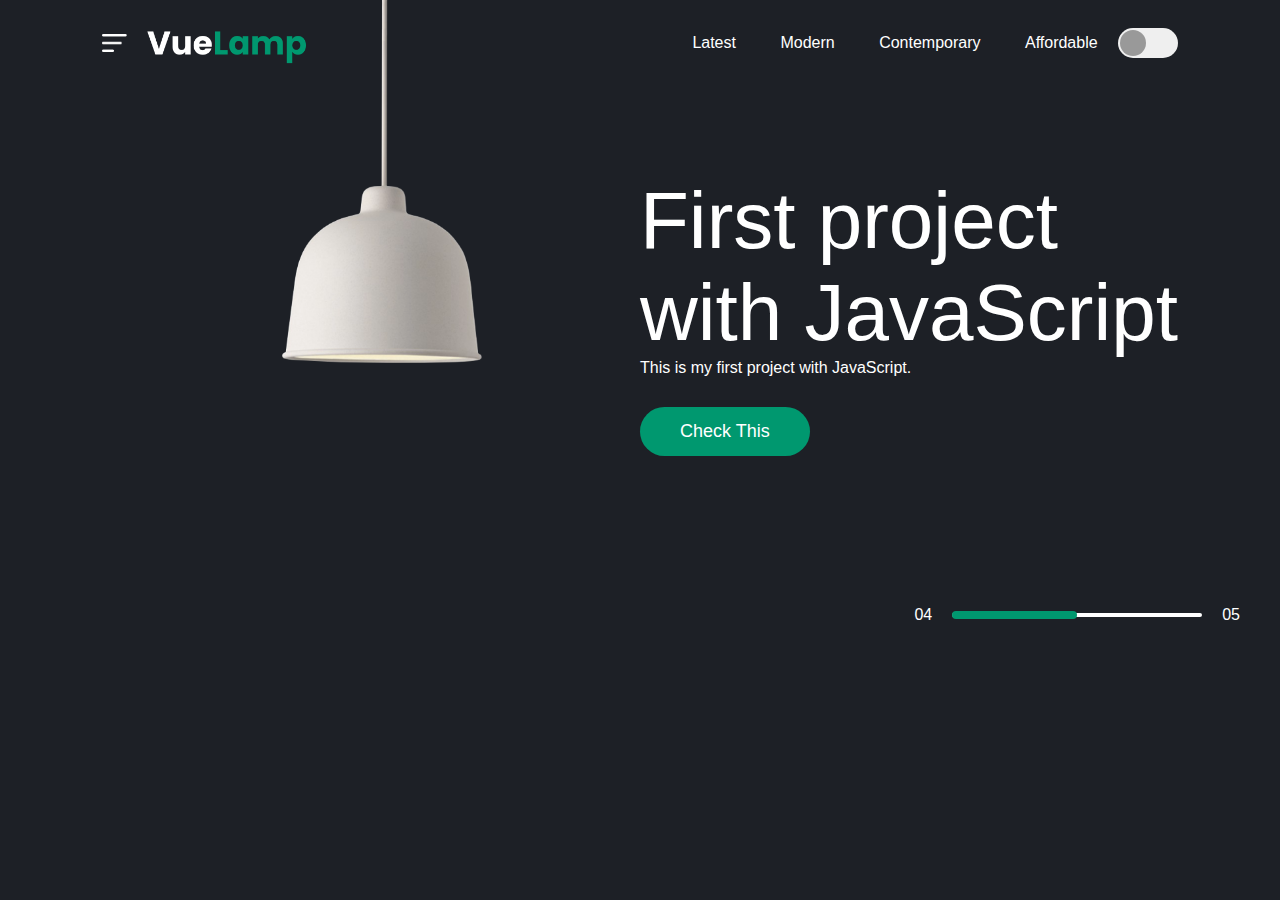
<file: index.html>
<!DOCTYPE html>
<html>
<head>
    <meta name="viewport" content="width=device-width, initial-scale=1.0">
    <title>HTML5 Boilerplate</title>
    <link href="style.css" rel="stylesheet" type="text/css">
</head>
<body>
  <div class="hero">
    <nav>
        <img src="images/menu.png" class="menu-img">
        <img src="images/logo.png" class="logo">
        <ul>
            <li><a href="">Latest</a></li>
            <li><a href="">Modern</a></li>
            <li><a href="">Contemporary</a></li>
            <li><a href="">Affordable</a></li>
        </ul>
        <button type="button" onclick="toggleBtn()" id="btn"><span></span></button>
    </nav>

    <div class="lamp-container">
        <img src="images/lamp.png" class="lamp">
        <img src="images/light.png" class="light" id="light">
    </div>

    <div class="text-container">
    <h1>First project<br> with JavaScript</h1>
    <p>This is my first project with JavaScript.</p>
    <a href="">Check This</a>
    <div class="control">
      <p>04</p>
      <div class="line"><span></span></div>  
      <p>05</p>
    </div>
    </div>


  </div>


  <script>
    var btn = document.getElementById("btn");
    var light= document.getElementById("light")

    function toggleBtn(){
       btn.classList.toggle("active");
       light.classList.toggle("on");
    }
  </script>
</body>
</html>
</file>
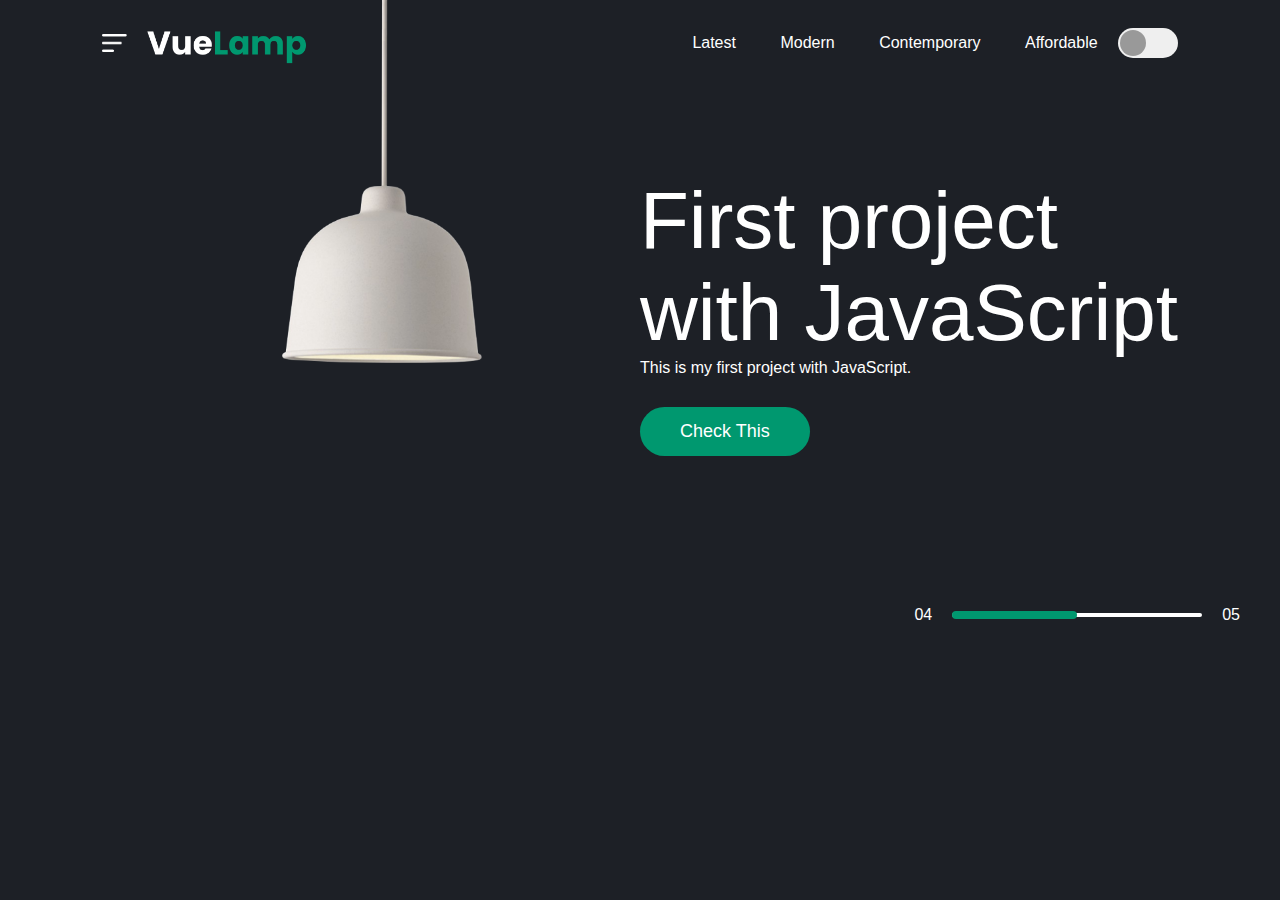
<file: LampProject/index.html>
<!DOCTYPE html>
<html>

<head>
  <meta name="viewport" content="width=device-width, initial-scale=1.0">
  <title>HTML5 Boilerplate</title>
  <link href="css/style.css" rel="stylesheet" type="text/css">
</head>

<body>
  <div class="hero">
    <nav>
      <img src="images/menu.png" class="menu-img">
      <img src="images/logo.png" class="logo">
      <ul>
        <li><a href="">Latest</a></li>
        <li><a href="">Modern</a></li>
        <li><a href="">Contemporary</a></li>
        <li><a href="">Affordable</a></li>
      </ul>
      <button type="button" onclick="toggleBtn()" id="btn"><span></span></button>
    </nav>

    <div class="lamp-container">
      <img src="images/lamp.png" class="lamp">
      <img src="images/light.png" class="light" id="light">
    </div>

    <div class="text-container">
      <h1>First project<br> with JavaScript</h1>
      <p>This is my first project with JavaScript.</p>
      <a href="">Check This</a>
      <div class="control">
        <p>04</p>
        <div class="line"><span></span></div>
        <p>05</p>
      </div>
    </div>


  </div>


  <script src="script/script.js"></script>
</body>

</html>
</file>
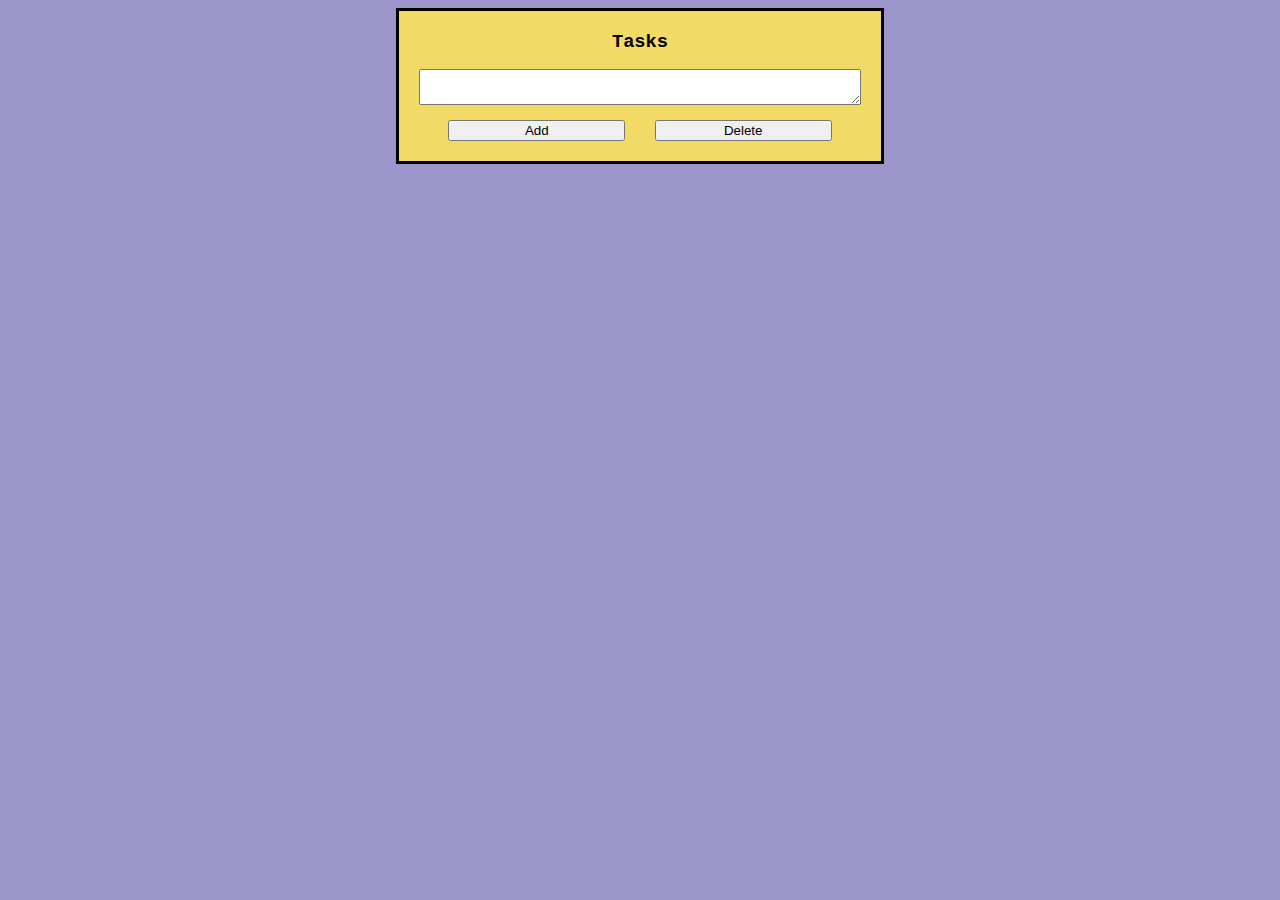
<file: NotesProject/index.html>
<html lang="en">

<head>
    <meta charset="UTF-8">
    <title>ProjectNotes</title>
    <link rel="stylesheet" href="css/newStyle.css" type="text/css">
</head>

<body>
    <div class="notePage">
        <div class="tasklist">
            <h3 class="listHeader">Tasks</h3>
            <ol class="notesList" id="notesList">

            </ol>
        </div>
        <div>

            <textarea class="textArea" id="noteInput"></textarea>
            <div class="buttons">
                <button class="addButton" id="addNoteButton">Add</button>
                <button class="deleteButton" id="deleteTaskFromListButton">Delete</button>
            </div>

        </div>
    </div>

    <script src="script/script.js"></script>
</body>

</html>
</file>
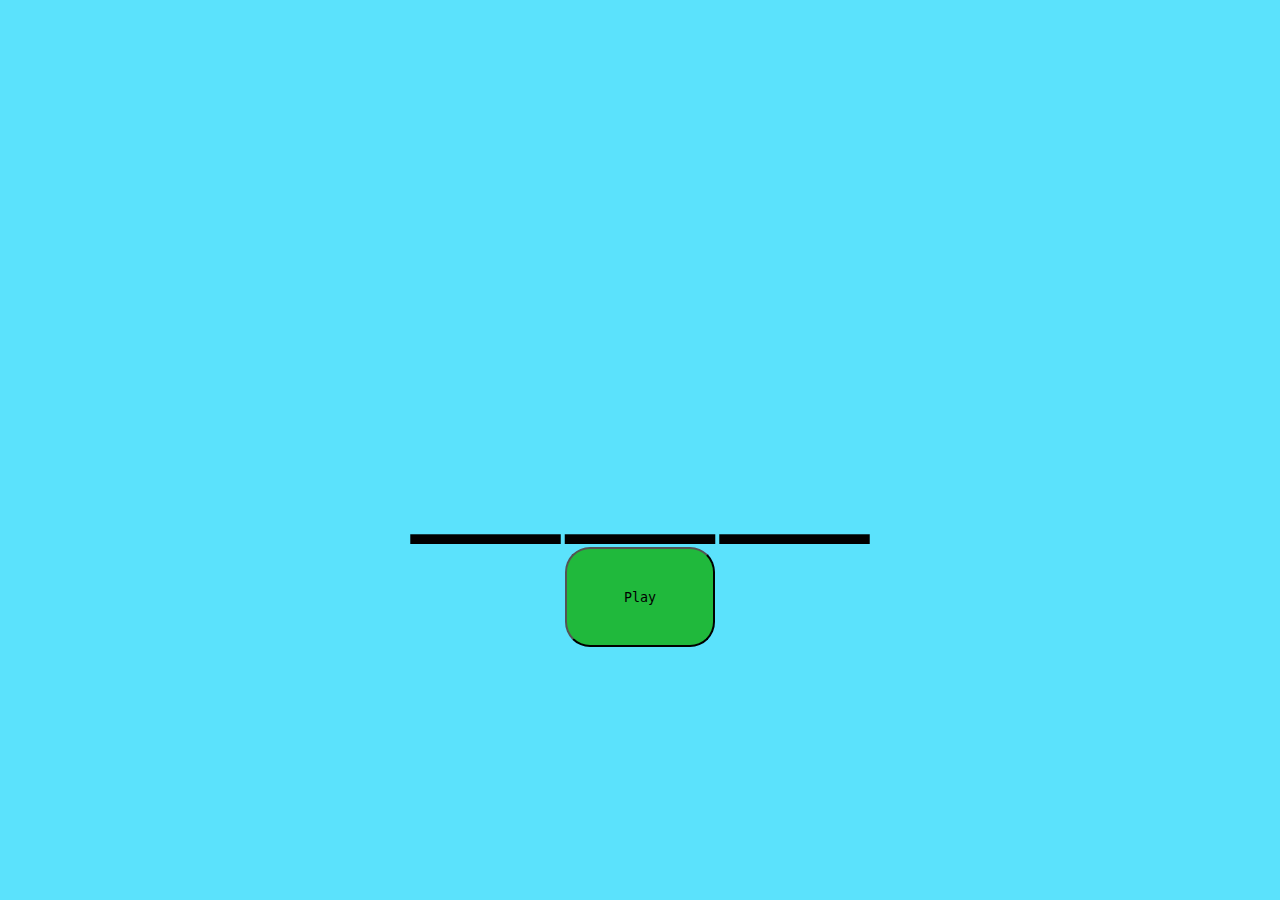
<file: ProjectCasino/index.html>
<html lang="en">

<head>
    <meta charset="UTF-8">
    <link rel="stylesheet" href="css/style.css" type="text/css">
    <title>Casino</title>
    <script defer src="script/script.js"></script>
</head>

<body>

    <div class="background">


        <table class="slot">
            <tbody>
                <tr>
                    <td><span id="item1">_</span></td>

                    <td><span id="item2">_</span></td>

                    <td><span id="item3">_</span></td>
                </tr>
            </tbody>
        </table>
    </div>

    <div class="button">
        <button class="buttonPlay" id="playButton" onclick="spin()">Play</button>
    </div>

    <div id="winMessage" class="messageWin">
        Big win!
    </div>

    <audio id="winSound">
        <source src="sound/mixkit-casino-win-notification-1986.wav" type="audio/mpeg">
    </audio>

</body>

</html>
</file>
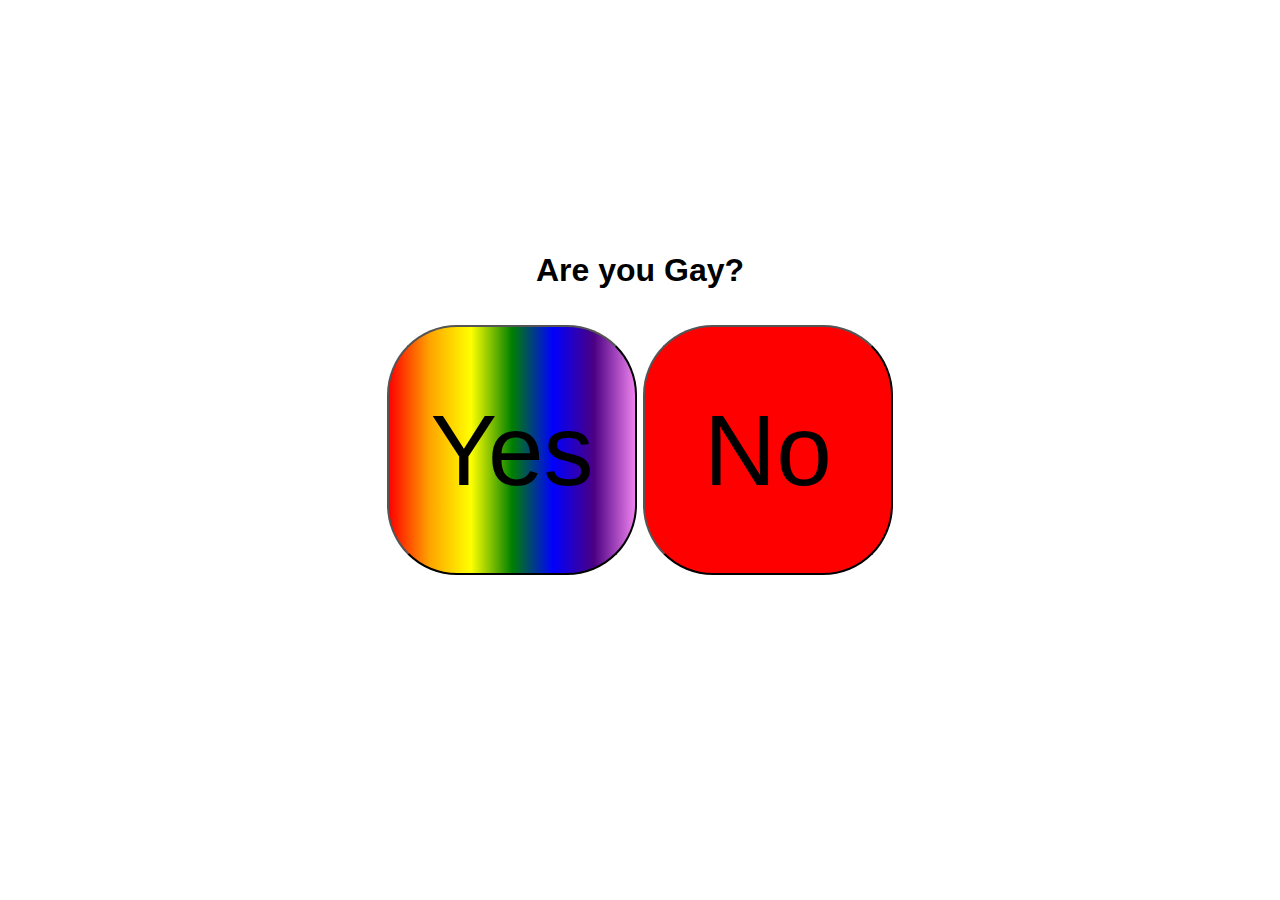
<file: ProjectWindow/index.html>
<html lang="en">

<head>
    <meta charset="UTF-8">
    <meta http-equiv="X-UA-Compatible" content="IE=edge">
    <meta name="viewport" content="width=device-width, initial-scale=1.0">
    <title>ProjectAreYouGay</title>
    <script defer src="script/script.js"></script>
    <link rel="stylesheet" href="css/style.css" type="text/css">
</head>

<body>
    <div class="main">
        <div class="question">
            <span><h1>Are you Gay?</h1></span>
        </div>
        <div class="button-one">
            <span class="option-yes">
                <button id="yes-button">Yes</button>
            </span>
        </div>
        <div class="button-two">
            <span class="option-no">
                <button id="no-button">No</button>
            </span>
        </div>
    <script src=></script>

</body>

</html>
</file>
<file: style.css>
*{
    margin: 0;
    padding: 0;
    font-family: 'poppins', sans-serif;
    box-sizing: border-box;
}

.hero{
    background: #1d2026;
    min-height: 100vh;
    width: 100%;
    color: #fff;
    position: relative;
}
nav{
    display: flex;
    align-items: center;
    padding: 20px 8%;
}
nav .menu-img{
    width: 25px;
    margin-right: 20px;
    cursor: pointer;
}
nav .logo{
    width: 160px;
    cursor: pointer;
}
nav ul{
    flex: 1;
    text-align: right;
}
nav ul li{
    display: inline-block;
    list-style: none;
    margin: 0 20px;
}
nav ul li a{
    text-decoration: none;
    color: #fff;
}
button{
    background: #efefef;
    height: 30px;
    width: 60px;
    border-radius: 20px;
    border: 0;
    outline: 0;
    cursor: pointer; 
    transition: background 0.5s;  
}
button span{
    display: block;
    background: #999;
    height: 26px;
    width: 26px;
    border-radius: 50%;
    margin-left: 2px;
    transition: background 0.5s, margin-left 0.5s;
}
.lamp-container{
    position: absolute;
    top: -20px;
    left: 22%;
    width: 200px;
}
.lamp{
    width: 100%;
}
.light{
    position: absolute;
    top: 97%;
    left: 50%;
    transform: translateX(-50%);
    width: 700px;
    margin-left: -10px;
    opacity: 0;
    transition: opacity 0.5s;
}
.text-container{
    max-width: 600px;
    margin-top: 7%;
    margin-left: 50%;
}
.text-container h1{
    font-size: 80px;
    font-weight: 400;
}
.text-container a{
    text-decoration: none;
    background: #00986f;
    padding: 14px 40px;
    display: inline-block;
    color: #fff;
    font-size: 18px;
    margin-top: 30px;
    border-radius: 30px;
}
.control{
    display: flex;
    align-items: center;
    justify-content: flex-end;
    margin-top: 150px;
}
.control .line{
    width: 250px;
    height: 4px;
    background: #fff;
    margin: 0 20px;
    border-radius: 2px;
}
.control .line span{
    width: 50%;
    height: 8px;
    margin-top: -2px;
    border-radius: 4px;
    background: #00986f;
    display: block;
}

.active{
    background: green;
}
.active span{
    background: #fff;
    margin-left: 31px;
}
.on{
    opacity: 1;
}
</file>
<file: LampProject/css/style.css>
*{
    margin: 0;
    padding: 0;
    font-family: 'poppins', sans-serif;
    box-sizing: border-box;
}

.hero{
    background: #1d2026;
    min-height: 100vh;
    width: 100%;
    color: #fff;
    position: relative;
}
nav{
    display: flex;
    align-items: center;
    padding: 20px 8%;
}
nav .menu-img{
    width: 25px;
    margin-right: 20px;
    cursor: pointer;
}
nav .logo{
    width: 160px;
    cursor: pointer;
}
nav ul{
    flex: 1;
    text-align: right;
}
nav ul li{
    display: inline-block;
    list-style: none;
    margin: 0 20px;
}
nav ul li a{
    text-decoration: none;
    color: #fff;
}
button{
    background: #efefef;
    height: 30px;
    width: 60px;
    border-radius: 20px;
    border: 0;
    outline: 0;
    cursor: pointer; 
    transition: background 0.5s;  
}
button span{
    display: block;
    background: #999;
    height: 26px;
    width: 26px;
    border-radius: 50%;
    margin-left: 2px;
    transition: background 0.5s, margin-left 0.5s;
}
.lamp-container{
    position: absolute;
    top: -20px;
    left: 22%;
    width: 200px;
}
.lamp{
    width: 100%;
}
.light{
    position: absolute;
    top: 97%;
    left: 50%;
    transform: translateX(-50%);
    width: 700px;
    margin-left: -10px;
    opacity: 0;
    transition: opacity 0.5s;
}
.text-container{
    max-width: 600px;
    margin-top: 7%;
    margin-left: 50%;
}
.text-container h1{
    font-size: 80px;
    font-weight: 400;
}
.text-container a{
    text-decoration: none;
    background: #00986f;
    padding: 14px 40px;
    display: inline-block;
    color: #fff;
    font-size: 18px;
    margin-top: 30px;
    border-radius: 30px;
}
.control{
    display: flex;
    align-items: center;
    justify-content: flex-end;
    margin-top: 150px;
}
.control .line{
    width: 250px;
    height: 4px;
    background: #fff;
    margin: 0 20px;
    border-radius: 2px;
}
.control .line span{
    width: 50%;
    height: 8px;
    margin-top: -2px;
    border-radius: 4px;
    background: #00986f;
    display: block;
}

.active{
    background: green;
}
.active span{
    background: #fff;
    margin-left: 31px;
}
.on{
    opacity: 1;
}
</file>
<file: NotesProject/css/newStyle.css>
body {
    font-family: 'Courier New', Courier, monospace;
    background-color: #9c95c9;
}

.notePage {
    background-color: rgb(241, 218, 101);
    width: 35%;
    height: auto;
    margin: auto;
    border: 3px solid black;
    padding: 20px;
}

.tasklist {
    /* margin: auto;
    width: 50%;
    text-align: center; */
}

.notesList {
    word-wrap: break-word;

}

.listHeader {
    margin: 0;
    text-align: center;
}

.noteItem {
    margin: 7px;
}

.textArea {
    display: block;
    margin: auto;
    width: 100%;
}

.buttons {
    display: flex;
    justify-content: space-evenly;
    margin-top: 15px;
}

.addButton {
    width: 40%;
}

.deleteButton {
    width: 40%;
}
</file>
<file: ProjectCasino/css/style.css>
* {
    font-family: monospace;
}

body {
    margin-top: 250px;
    background-color: rgb(91, 226, 252);
}

.slot {
    font-size: 250px;
}

.messageWin {
    text-align: center;
    display: none;
    font-size: 250px;
    color: blueviolet;
}

table {
    text-align: center;
}

table {
    margin-left: auto;
    margin-right: auto;
}

.button {
    display: flex;
    justify-content: center;
    align-items: center;
}

.buttonPlay {
    width: 150px;
    height: 100px;
    border-radius: 25px;
    padding: 3px;
    background-color: rgb(32, 185, 60);
}
</file>
<file: ProjectWindow/css/style.css>
* {
    margin: 0;
    padding: 0;
    font-family: 'poppins', sans-serif;
    box-sizing: border-box;
}

.background {
    background-color: #fff;
    min-height: 100vh;
    width: 100%;
    position: relative;

}

.main {
    width: 100%;
    height: 100%;
    background-color: #fff;

}

.option-yes {
    font-size: 250%;
    display: inline-block;
}

.option-no {
    font-size: 250%;
    display: inline-block;
}

.question {
    margin: auto;
    position: absolute;
    top: 30%;
    left: 50%;
    transform: translate(-50%, -50%);

}

.button-one:hover {
    color: rgba(255, 255, 255, 1);
    box-shadow: 0 5px 15px rgba(145, 92, 182, .4);
}

.button-two:hover {
    color: rgba(255, 255, 255, 1);
    box-shadow: 0 5px 15px rgba(145, 92, 182, .4);
}

#no-button{
    font-size: 250%;
    display: inline-bloc;
    background-color: red;
    border-radius: 70px;
    position: absolute;
    top: 50%;
    left: 60%;
    transform: translate(-50%, -50%);
    height: 250px;
    width: 250px;
    cursor: pointer;
}

#yes-button{
    font-size: 250%;
    display: inline-block;
    border-radius: 70px;
    background-image: linear-gradient(to right, red, orange, yellow, green, blue, indigo, violet);
    position: absolute;
    top: 50%;
    left: 40%;
    transform: translate(-50%, -50%);
    height: 250px;
    width: 250px;
    cursor: pointer;
}

#yes-button:hover{
    border:6px solid #000000f1;
}

#no-button:hover{
    border:6px solid #000000;
}
</file>
